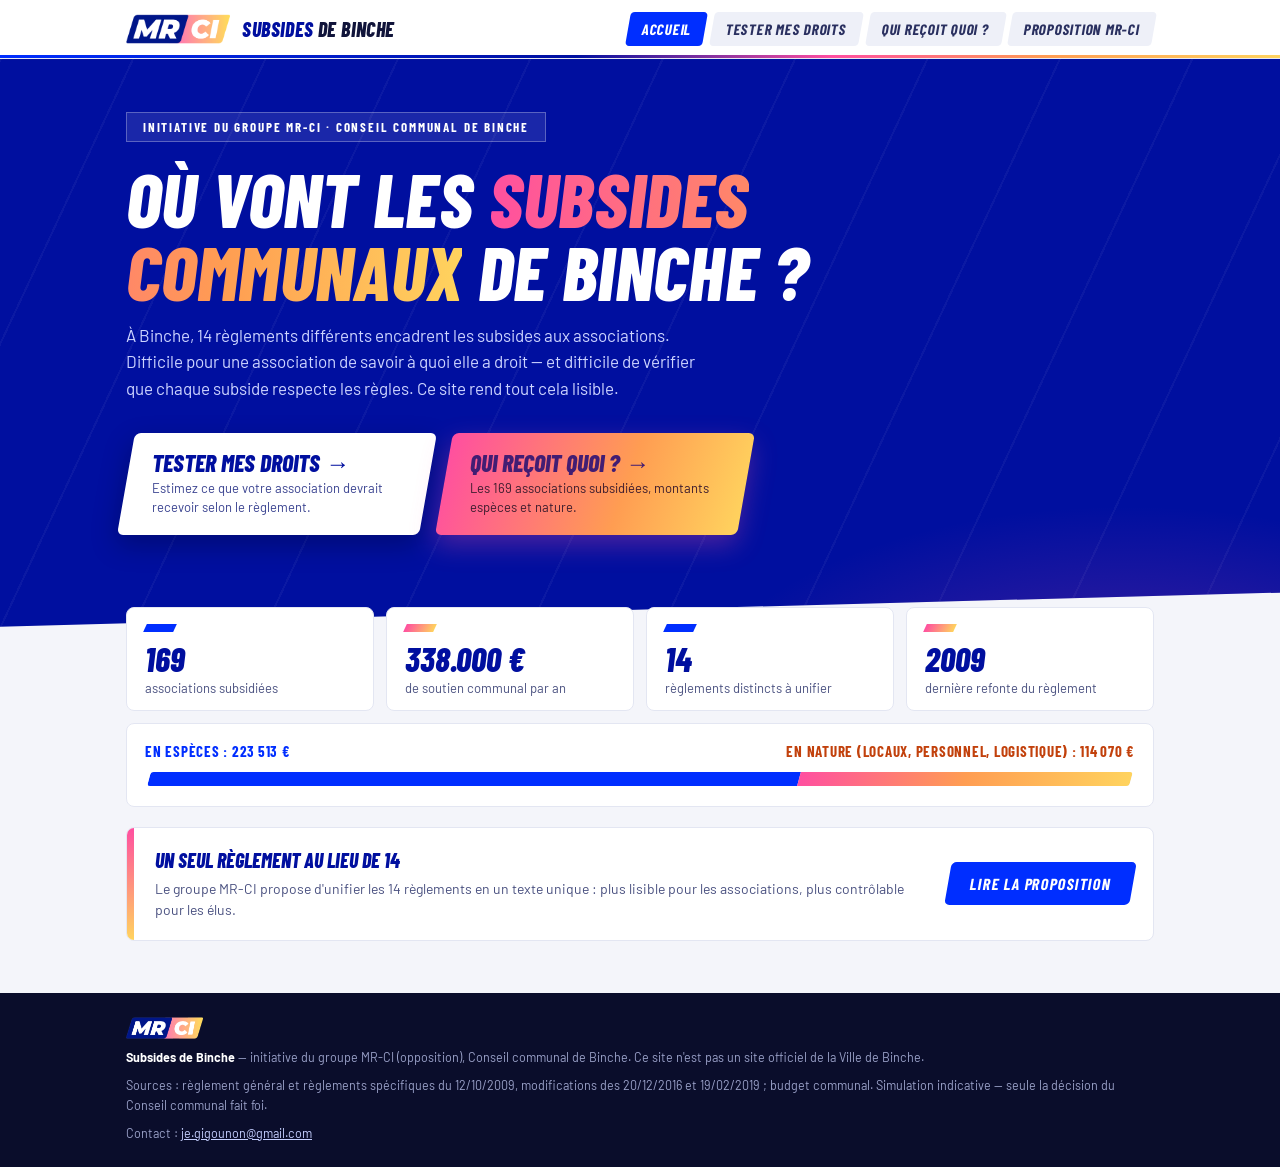
<file: index.html>
<!DOCTYPE html>
<html lang="fr">
<head>
<meta charset="utf-8">
<meta name="viewport" content="width=device-width, initial-scale=1">
<title>Subsides de Binche — Où vont les subsides communaux ?</title>
<meta name="description" content="Testez les droits de votre association aux subsides communaux de Binche, découvrez qui reçoit quoi, et lisez la proposition du groupe MR-CI pour un règlement unifié.">
<meta property="og:title" content="Subsides de Binche — Où vont les subsides communaux ?">
<meta property="og:description" content="Simulateur des subsides communaux de Binche et transparence sur les associations subsidiées. Initiative du groupe MR-CI.">
<meta property="og:type" content="website">
<meta name="theme-color" content="#000F9F">
<link rel="icon" href="data:image/svg+xml,%3Csvg xmlns='http://www.w3.org/2000/svg' viewBox='0 0 64 64'%3E%3Cpath d='M12 4h48L52 60H4z' fill='%23002eff'/%3E%3Ctext x='32' y='44' font-family='Arial' font-weight='900' font-style='italic' font-size='30' fill='%23fff' text-anchor='middle'%3EMR%3C/text%3E%3C/svg%3E">
<link rel="preconnect" href="https://fonts.googleapis.com">
<link rel="preconnect" href="https://fonts.gstatic.com" crossorigin>
<link href="https://fonts.googleapis.com/css2?family=Barlow+Condensed:ital,wght@0,600;0,700;0,800;1,600;1,700;1,800&family=Barlow:ital,wght@0,400;0,500;0,600;0,700;1,400&display=swap" rel="stylesheet">
<link rel="stylesheet" href="assets/style.css">
</head>
<body>
<div id="app"><div class="loading">Chargement…</div></div>
<script src="assets/data.js"></script>
<script src="assets/sim-rules.js"></script>
<script src="assets/app.js"></script>
</body>
</html>
</file>
<file: assets/style.css>
/* Subsides de Binche — feuille de style de base (les styles de mise en page
   sont portés en inline dans app.js pour rester fidèles au design). */
*{box-sizing:border-box}
@keyframes rise{from{opacity:0;transform:translateY(18px)}to{opacity:1;transform:none}}
@keyframes growX{from{transform:scaleX(0)}to{transform:scaleX(1)}}
@keyframes toastIn{from{opacity:0;transform:translateY(16px) skewX(-6deg)}to{opacity:1;transform:skewX(-6deg)}}
html{background:#f4f5fa}
body{margin:0;background:#f4f5fa;color:#10143a;font-family:'Barlow',system-ui,sans-serif;-webkit-font-smoothing:antialiased}
a{color:#002eff}a:hover{color:#000F9F}
input,button,select,textarea{font-family:inherit}
input:focus,select:focus,textarea:focus{outline:2px solid #002eff;outline-offset:1px}
button:focus-visible{outline:2px solid #002eff;outline-offset:2px}
::selection{background:#ffd35e;color:#10143a}
#app{min-height:100vh;display:flex;flex-direction:column}
main{flex:1}
.wrap{max-width:1060px;margin:0 auto;padding:0 16px}

/* Survols (équivalent des attributs style-hover du prototype) */
.hov-lift{transition:transform .15s ease,box-shadow .15s ease}
.hov-lift:hover{transform:skewX(-10deg) translateY(-3px) !important}
.hov-dark{transition:background .15s ease}
.hov-dark:hover{background:#000F9F !important}
.hov-light{transition:background .15s ease}
.hov-light:hover{background:#eef1fc !important}
.hov-card{transition:transform .15s ease,box-shadow .15s ease,border-color .15s ease}
.hov-card:hover{border-color:#002eff !important;box-shadow:0 4px 14px rgba(0,46,255,.12);transform:translateY(-2px)}
.hov-row{transition:transform .15s ease,border-color .15s ease}
.hov-row:hover{border-color:#002eff !important;transform:translateX(3px)}
.hov-x:hover{color:#10143a !important}
.nav-btn{transition:background .15s ease,color .15s ease}
.nav-btn:hover{background:#dfe3f5 !important}
.nav-btn.on:hover{background:#0026e0 !important}

/* Chargement */
.loading{padding:60px 16px;text-align:center;color:#6a71a0;font:700 16px 'Barlow Condensed',sans-serif;letter-spacing:.08em;text-transform:uppercase}

@media (prefers-reduced-motion:reduce){
  *,*::before,*::after{animation-duration:.001s !important;transition-duration:.001s !important}
}
</file>
